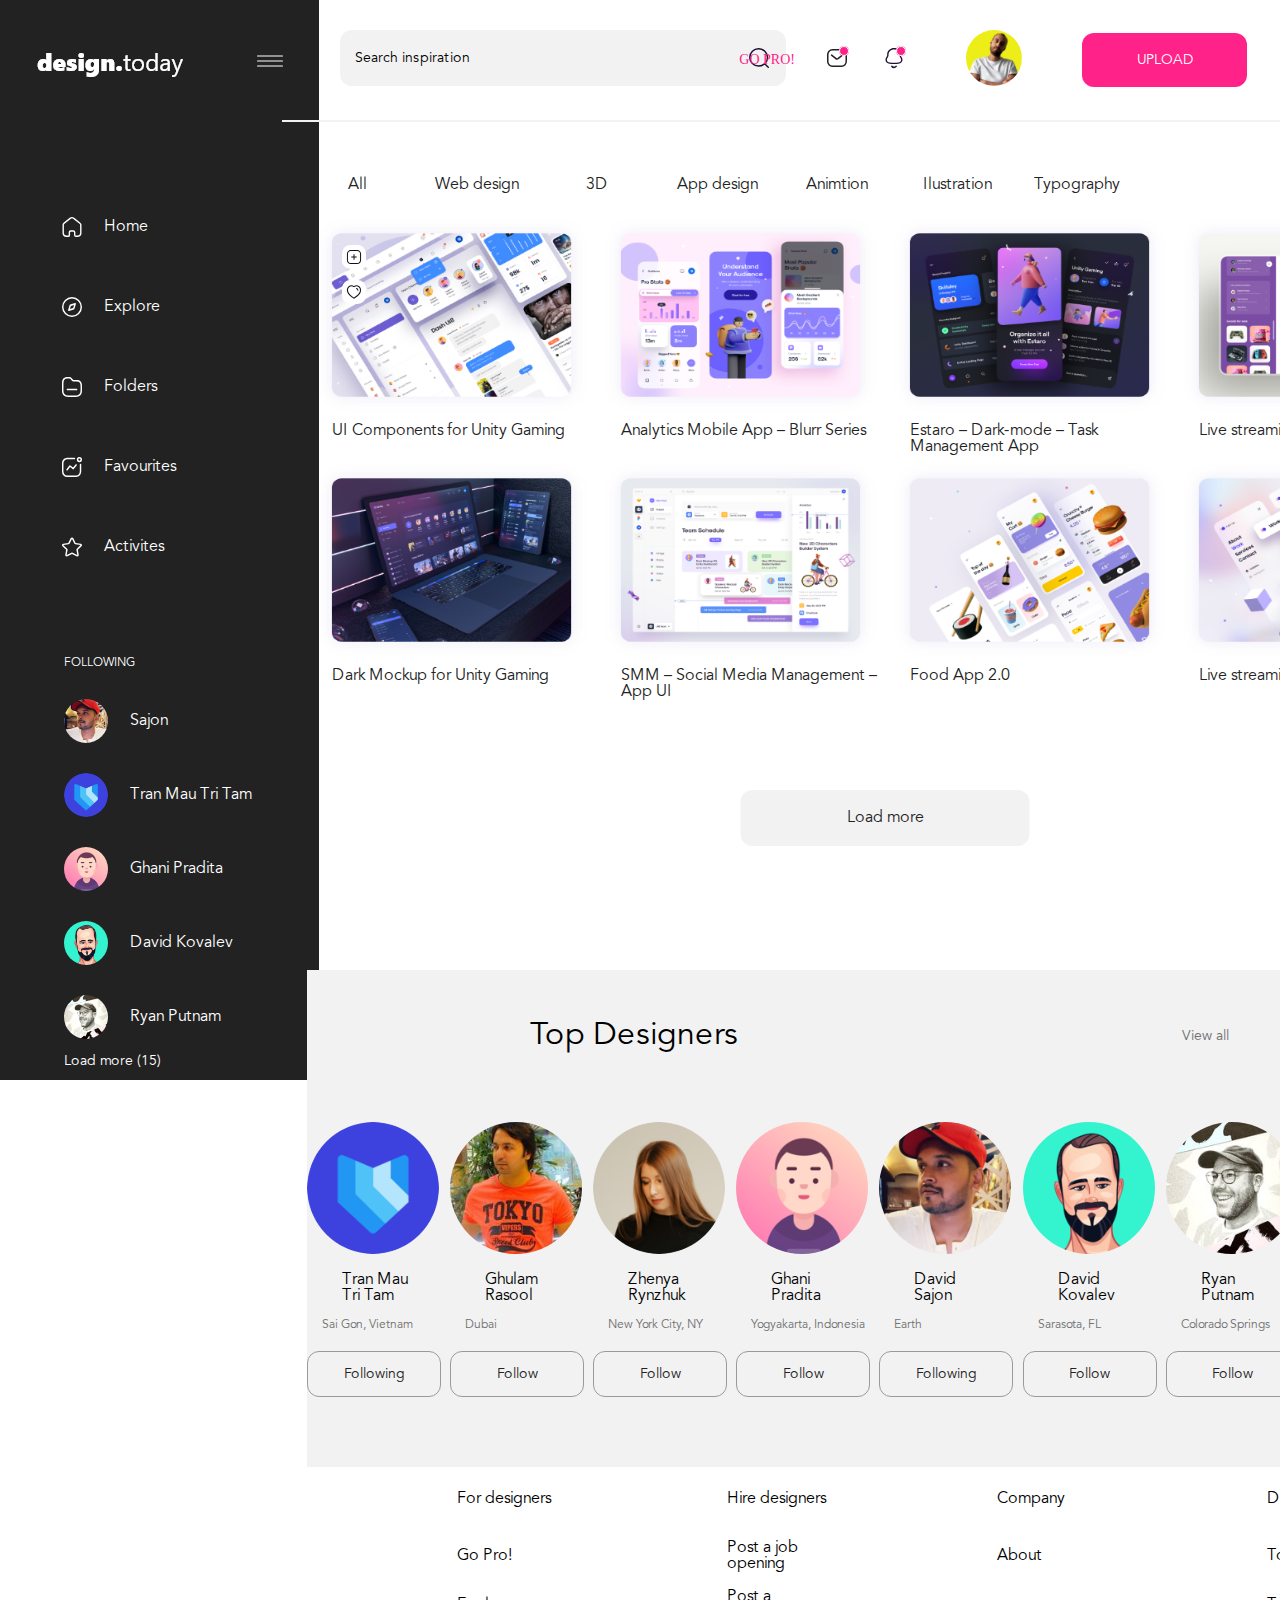
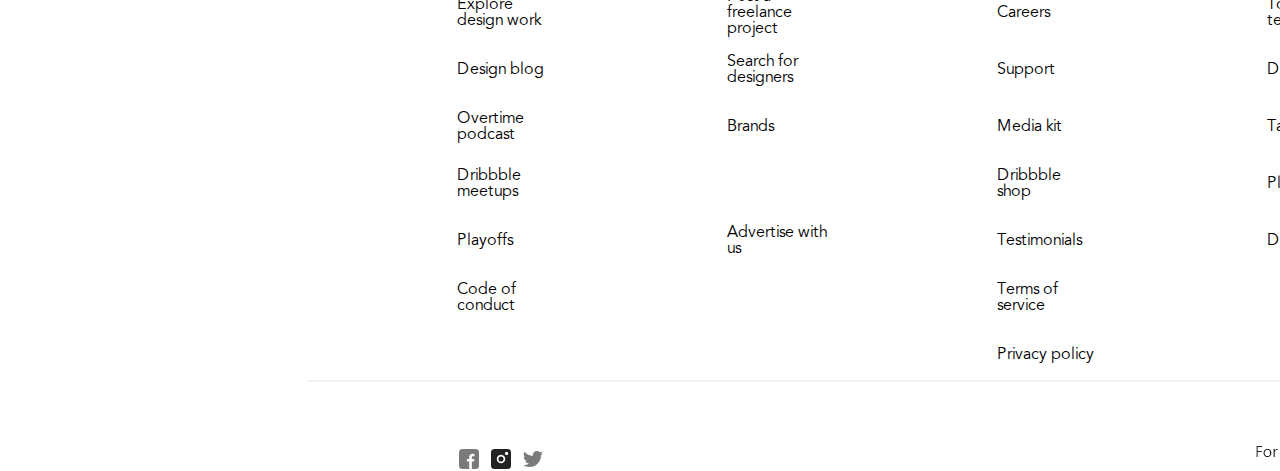
<file: index.html>
<!DOCTYPE html>
<html lang="en">
<head>
    <meta charset="UTF-8">
    <meta http-equiv="X-UA-Compatible" content="IE=edge">
    <meta name="viewport" content="width=device-width, initial-scale=1.0">
    <title>Midterm</title>
    <link rel="stylesheet" href="font.css">
    <link rel="stylesheet" href="reset.css">
    <link rel="stylesheet" href="style.css">
    <link rel="stylesheet" href="page2.html">
</head>
<body>
  <div class="side_bar">
    <div class="top_phar">
        <img src="images/design.today.png" alt="image">
        <img src="images/Group 7.svg" alt="icon">
    </div>
    <div>
        <nav>
            <ul>
                <li class="list">
                    <img src="images/Component 5 – 2.svg" alt="icon">
                    <a href="#">Home</a>
                </li>
                <li class="list">
                    <img src="images/Component 3 – 2.svg" alt="icon">
                    <a href="#">Explore</a>
                </li>
                <li class="list">
                    <img src="images/Component 4 – 2.svg" alt="icon">
                    <a href="#">Folders</a>
                </li>
                <li class="list">
                    <img src="images/Component 1 – 2.svg" alt="icon">
                    <a href="#">Favourites</a>
                </li>
                <li class="list">
                    <img src="images/Component 8 – 2.svg" alt="icon">
                    <a href="#">Activites</a>
                </li>
            </ul>
        </nav>
    </div>
    <section class="sect_li">
        <p>FOLLOWING</p>
        <ul class="followers">
            <li >
                <img src="images/Rectangle 40.png" alt="image">
                <a href="#">Sajon</a>
            </li>
        </ul>
        <ul class="followers">
            <li >
                <img src="images/Rectangle 41.png" alt="image">
                <a href="#">Tran Mau Tri Tam </a>
            </li>
        </ul>
        <ul class="followers">
            <li >
                <img src="images/Rectangle 42.png" alt="image">
                <a href="#">Ghani Pradita</a>
            </li>
        </ul>
        <ul class="followers">
            <li >
                <img src="images/Rectangle 43.png" alt="image">
                <a href="#">David Kovalev</a>
            </li>
        </ul>
        <ul class="followers">
            <li >
                <img src="images/Rectangle 44.png" alt="image">
                <a href="#">Ryan Putnam</a>
            </li>
        </ul>
        <b>Load more (15)</b>
    </section>
  </div> 
  <header>
    <nav>
        <div class="box">
            <p>Search inspiration</p>
             <img src="images/Component 9 – 2.svg" alt="icon">
         </div>
        <div class="top_menu">
            <a href="#">GO PRO!</a>
            <a href="#">
            <img src="images/Group 78.svg" alt="icon">
            <img src="images/Group 79.svg" alt="icon">
            </a>
            <a href="page2.html" target="newblank">
                <img src="images/Group 33.png" alt="image">
            </a>
            <a href="#"><b>UPLOAD</b></a>
        </div>
    </nav>
  </header> 
  <div class="line"></div>
    <div class="container">
        <nav>
            <ul>
                <li>
                    <a href="#">All</a>
                </li>
                <li>
                    <a href="#">Web design</a>
                </li>
                <li>
                    <a href="#">3D</a>
                </li>
                <li>
                    <a href="#">App design</a>
                </li>
                <li>
                    <a href="#">Animtion</a>
                </li>
                <li>
                    <a href="#">Ilustration</a>
                </li>
                <li>
                    <a href="#">Typography</a>
                </li>
            </ul>
            <div>
                <li class="mini_box">
                <a href="#">
                    <img src="images/Group 18.svg" alt="icon"> 
                    FILTER
                </a> 
            </li>
            </div>
        </nav>
        <div class="boxes">
            <article class="span-clas">
                <a class="img-rel"  href="#">
                    <img class="all_img" src="images/Rectangle 1.png" alt="images">
                    <img class="abs" src="images/Group 100.svg" alt="icon">
                    <img class="abbs" src="images/Group 81.svg" alt="icon">
                    <p class="about-img">UI Components for Unity Gaming</p>
                </a>
            </article>
            <article class="span-clas">
                <a class="img-rel"  href="#">
                    <img class="all_img" src="images/Rectangle 2.png" alt="images">
                    <p class="about-img">Analytics Mobile App – Blurr Series</p>
                </a>
            </article>
            <article class="span-clas">
                <a class="img-rel"  href="#">
                    <img class="all_img" src="images/Rectangle 3.png" alt="images">
                    <p class="about-img">Estaro – Dark-mode – Task Management App</p>
                </a>
            </article>
            <article class="span-clas">
                <a class="img-rel"  href="#">
                    <img class="all_img" src="images/Rectangle 4.png" alt="images">
                    <p class="about-img">Live streaming application for gamers.</p>
                </a>
            </article>
        </div>
        <div class="boxes">
            <span class="span-clas">
                <a class="img-rel"  href="#">
                    <img class="all_img" src="images/Rectangle 5.png" alt="images">
                    <p class="about-img">Dark Mockup for Unity Gaming</p>
                </a>
            </span>
            <article class="span-clas">
                <a class="img-rel"  href="#">
                    <img class="all_img" src="images/Rectangle 6.png" alt="images">
                    <p class="about-img">SMM – Social Media Management – App UI</p>
                </a>
            </article>
            <article class="span-clas">
                <a class="img-rel"  href="#">
                    <img class="all_img" src="images/Rectangle 7.png" alt="images">
                    <p class="about-img">Food App 2.0 </p>
                </a>
            </article>
            <article class="span-clas">
                <a class="img-rel"  href="#">
                    <img class="all_img" src="images/Rectangle 8.png" alt="images">
                    <p class="about-img">Live streaming application for gamers.</p>
                </a>
            </article>
        </div>
        <span class="L-more">
            <a href="#"> Load more</a>
        </span>
        <section class="middle_sect">   
            <div class="foll">
                <h4>Top Designers</h4>
                <p>View all</p>
            </div>
            <section class="people">
                    <div class="column">
                        <img src="images/Rectangle 65.png" alt="person_img">
                        <h5>Tran Mau 
                            Tri Tam
                        </h5>
                        <p>Sai Gon, Vietnam</p>
                        <a href="#">Following</a>
                    </div> 
                    <div class="column">
                        <img src="images/Rectangle 69.png" alt="person_img">
                        <h5>Ghulam
                            Rasool
                        </h5>
                        <p>Dubai</p>
                        <a href="#">Follow</a>
                    </div> 
                    <div class="column">
                        <img src="images/Rectangle 66.png" alt="person_img">
                        <h5>Zhenya
                            Rynzhuk
                        </h5>
                        <p>New York City, NY</p>
                        <a href="#">Follow</a>
                    </div> 
                    <div class="column">
                        <img src="images/Rectangle 70.png" alt="person_img">
                        <h5>Ghani
                            Pradita
                        </h5>
                        <p>Yogyakarta, Indonesia</p>
                        <a href="#">Follow</a>
                    </div> 
                    <div class="column">
                        <img src="images/Rectangle 67.png" alt="person_img">
                        <h5>David
                            Sajon
                        </h5>
                        <p>Earth</p>
                        <a href="#">Following</a>
                    </div> 
                    <div class="column">
                        <img src="images/Rectangle 71.png" alt="person_img">
                        <h5>David
                            Kovalev
                        </h5>
                        <p>Sarasota, FL</p>
                        <a href="#">Follow</a>
                    </div> 
                    <div class="column">
                        <img src="images/Rectangle 68.png" alt="person_img">
                        <h5>Ryan
                            Putnam
                        </h5>
                        <p>Colorado Springs</p>
                        <a href="#">Follow</a>
                    </div> 
                    <div class="column">
                        <img src="images/Rectangle 72.png" alt="person_img">
                        <h5>Dmitry
                            Lauretsky
                        </h5>
                        <p>Omsk, Russia</p>
                        <a href="#">Follow</a>
                    </div> 
            </section>
        </section>
    <footer class="footer">
        <div>
            <ul>
                <li>
                    For designers
                </li>
                <li>
                    Hire designers
                </li>
                <li>
                    Company
                </li>
                <li>
                    Directories
                </li>
            </ul>
        </div>
        <div>
            <ul>
                <li>
                    Go Pro!
                </li>
                <li>
                    Post a job opening
                </li>
                <li>
                    About
                </li>
                <li>
                    Top designers
                </li>
            </ul>
        </div>
        <div>
            <ul>
                <li>
                    Explore design work
                </li>
                <li>
                    Post a freelance project
                </li>
                <li>
                    Careers
                </li>
                <li>
                    Top design teams
                </li>
            </ul>
        </div>
        <div>
            <ul>
                <li>
                    Design blog
                </li>
                <li>
                    Search for designers
                </li>
                <li>
                    Support
                </li>
                <li>
                    Design jobs
                </li>
            </ul>
        </div>
        <div>
            <ul>
                <li>
                    Overtime podcast
                </li>
                <li>
                    Brands
                </li>
                <li>
                    Media kit
                </li>
                <li>
                    Tags
                </li>
            </ul>
        </div>
        <div>
            <ul>
                <li>
                    Dribbble meetups
                </li>
                <li>
                    <noframes></noframes>
                </li>
                <li>
                    Dribbble shop
                </li>
                <li>
                    Places
                </li>
            </ul>
        </div>
        <div>
            <ul>
                <li>
                    Playoffs
                </li>
                <li>
                    Advertise with us
                </li>
                <li>
                    Testimonials
                </li>
                <li>
                    Design assets
                </li>
            </ul>
        </div>
        <div>
            <ul>
                <li>
                    Code of conduct
                </li>
                <li>
                    <noframes></noframes>
                </li>
                <li>
                    Terms of service
                </li>
                <li>
                    <noframes></noframes>
                </li>
            </ul>
        </div>
        <div>
            <ul>
                <li>
                    <noframes></noframes>
                </li>
                <li>
                    <noframes></noframes>
                </li>
                <li>
                    Privacy policy
                </li>
                <li>
                    <noframes></noframes>
                </li>
            </ul>
        </div>
        <div class="liner"></div>
        <div class="divv">
            <ul>
                <li class="bottom_list">  
                    <a href="https://www.facebook.com/"><img src="images/Component 12 – 2.svg" alt="icon"></a>  
                    <a href="https://www.instagram.com/"><img class="middle_img" src="images/Layer 2.svg" alt="icon"></a>  
                    <a href="https://twitter.com/?lang=en"><img src="images/Component 14 – 2.svg" alt="icon"></a> 
                </li>
                
            </ul>
            <span>
                <a href=""><img src="images/For Smartacademy.png" alt="icon"></a> 

            </span>
        
        </div>

</footer>

</body>
</html>
</file>
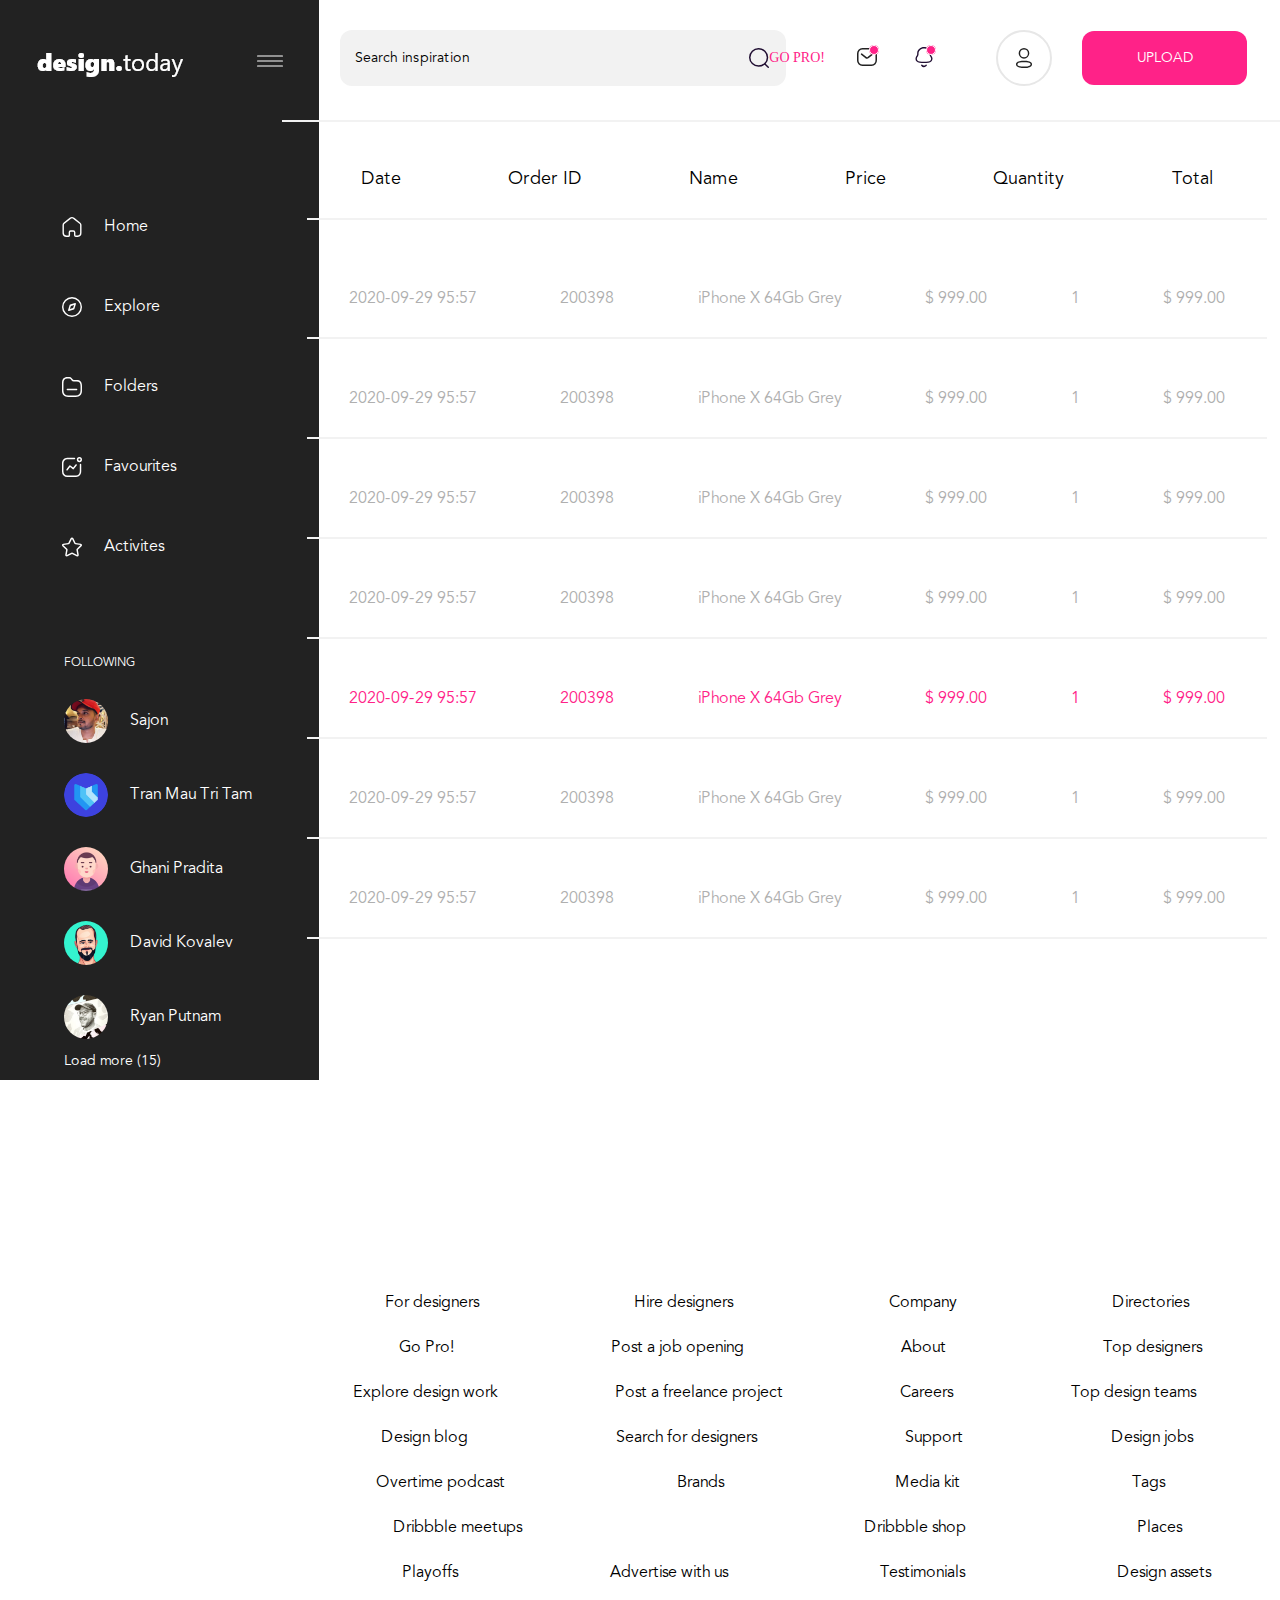
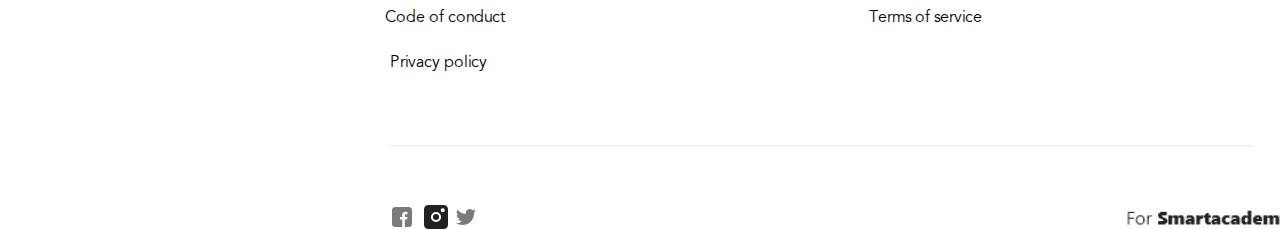
<file: page2.html>
<!DOCTYPE html>
<html lang="en">
<head>
    <meta charset="UTF-8">
    <meta http-equiv="X-UA-Compatible" content="IE=edge">
    <meta name="viewport" content="width=device-width, initial-scale=1.0">
    <title>Midterm_-_-</title>
    <link rel="stylesheet" href="style.css">
    <link rel="stylesheet" href="reset.css">
    <link rel="stylesheet" href="font.css">
</head>
<body>
    <div class="side_bar">
        <div class="top_phar">
            <img src="images/design.today.png" alt="image">
            <img src="images/Group 7.svg" alt="icon">
        </div>
        <div>
            <nav>
                <ul>
                    <li class="list">
                        <img src="images/Component 5 – 2.svg" alt="icon">
                        <a href="#">Home</a>
                    </li>
                    <li class="list">
                        <img src="images/Component 3 – 2.svg" alt="icon">
                        <a href="#">Explore</a>
                    </li>
                    <li class="list">
                        <img src="images/Component 4 – 2.svg" alt="icon">
                        <a href="#">Folders</a>
                    </li>
                    <li class="list">
                        <img src="images/Component 1 – 2.svg" alt="icon">
                        <a href="#">Favourites</a>
                    </li>
                    <li class="list">
                        <img src="images/Component 8 – 2.svg" alt="icon">
                        <a href="#">Activites</a>
                    </li>
                </ul>
            </nav>
        </div>
        <section class="sect_li">
            <p>FOLLOWING</p>
            <ul class="followers">
                <li >
                    <img src="images/Rectangle 40.png" alt="image">
                    <a href="#">Sajon</a>
                </li>
            </ul>
            <ul class="followers">
                <li >
                    <img src="images/Rectangle 41.png" alt="image">
                    <a href="#">Tran Mau Tri Tam </a>
                </li>
            </ul>
            <ul class="followers">
                <li >
                    <img src="images/Rectangle 42.png" alt="image">
                    <a href="#">Ghani Pradita</a>
                </li>
            </ul>
            <ul class="followers">
                <li >
                    <img src="images/Rectangle 43.png" alt="image">
                    <a href="#">David Kovalev</a>
                </li>
            </ul>
            <ul class="followers">
                <li >
                    <img src="images/Rectangle 44.png" alt="image">
                    <a href="#">Ryan Putnam</a>
                </li>
            </ul>
            <b>Load more (15)</b>
        </section>
      </div> 
      <header>
        <nav>
            <div class="box">
                <p>Search inspiration</p>
                 <img src="images/Component 9 – 2.svg" alt="icon">
             </div>
            <div class="top_menu">
                <a href="#">GO PRO!</a>
                <a href="#">
                <img src="images/Group 78.svg" alt="icon">
                <img src="images/Group 79.svg" alt="icon">
                </a>
                <img src="images/Group 80.svg" alt="icon">
                <a href="#"><b>UPLOAD</b></a>
            </div>
        </nav>
      </header> 
      <div class="line"></div>
      <div class="sale">
        <ul>
            <li>
                <a href="#">Date</a>
            </li>
            <li>
                <a href="#">Order ID</a>
            </li>
            <li>
                <a href="#">Name</a>
            </li>
            <li>
                <a href="#">Price</a>
            </li>
            <li>
                <a href="#">Quantity</a>
            </li>
            <li>
                <a href="#">Total</a>
            </li>
        </ul>
      </div>
      <div class="second">
        <ul>
            <li>
                <a href="#">2020-09-29 95:57</a>
            </li>
            <li>
                <a href="#">200398</a>
            </li>
            <li>
                <a href="#">iPhone X 64Gb Grey</a>
            </li>
            <li>
                <a href="#">$ 999.00</a>
            </li>
            <li>
                <a href="#">1</a>
            </li>
            <li>
                <a href="#">$ 999.00</a>
            </li>
        </ul>
      </div>
      <div class="third">
        <ul>
            <li>
                <a href="#">2020-09-29 95:57</a>
            </li>
            <li>
                <a href="#">200398</a>
            </li>
            <li>
                <a href="#">iPhone X 64Gb Grey</a>
            </li>
            <li>
                <a href="#">$ 999.00</a>
            </li>
            <li>
                <a href="#">1</a>
            </li>
            <li>
                <a href="#">$ 999.00</a>
            </li>
        </ul>
      </div>
      <div class="fourth">
        <ul>
            <li>
                <a href="#">2020-09-29 95:57</a>
            </li>
            <li>
                <a href="#">200398</a>
            </li>
            <li>
                <a href="#">iPhone X 64Gb Grey</a>
            </li>
            <li>
                <a href="#">$ 999.00</a>
            </li>
            <li>
                <a href="#">1</a>
            </li>
            <li>
                <a href="#">$ 999.00</a>
            </li>
        </ul>
      </div>
      <div class="fifth">
        <ul>
            <li>
                <a href="#">2020-09-29 95:57</a>
            </li>
            <li>
                <a href="#">200398</a>
            </li>
            <li>
                <a href="#">iPhone X 64Gb Grey</a>
            </li>
            <li>
                <a href="#">$ 999.00</a>
            </li>
            <li>
                <a href="#">1</a>
            </li>
            <li>
                <a href="#">$ 999.00</a>
            </li>
        </ul>
      </div>
      <div class="sixth">
        <ul>
            <li>
                <a href="#">2020-09-29 95:57</a>
            </li>
            <li>
                <a href="#">200398</a>
            </li>
            <li>
                <a href="#">iPhone X 64Gb Grey</a>
            </li>
            <li>
                <a href="#">$ 999.00</a>
            </li>
            <li>
                <a href="#">1</a>
            </li>
            <li>
                <a href="#">$ 999.00</a>
            </li>
        </ul>
      </div>
      <div class="eighth">
        <ul>
            <li>
                <a href="#">2020-09-29 95:57</a>
            </li>
            <li>
                <a href="#">200398</a>
            </li>
            <li>
                <a href="#">iPhone X 64Gb Grey</a>
            </li>
            <li>
                <a href="#">$ 999.00</a>
            </li>
            <li>
                <a href="#">1</a>
            </li>
            <li>
                <a href="#">$ 999.00</a>
            </li>
        </ul>
      </div>
      <div class="ninth">
        <ul>
            <li>
                <a href="#">2020-09-29 95:57</a>
            </li>
            <li>
                <a href="#">200398</a>
            </li>
            <li>
                <a href="#">iPhone X 64Gb Grey</a>
            </li>
            <li>
                <a href="#">$ 999.00</a>
            </li>
            <li>
                <a href="#">1</a>
            </li>
            <li>
                <a href="#">$ 999.00</a>
            </li>
        </ul>
      </div>
      <footer>
        <div class="one">
            <ul>
                <li>
                    For designers
                </li>
                <li>
                    Hire designers
                </li>
                <li>
                    Company
                </li>
                <li>
                    Directories
                </li>
            </ul>
        </div>
        <div class="two">
            <ul>
                <li>
                    Go Pro!
                </li>
                <li>
                    Post a job opening
                </li>
                <li>
                    About
                </li>
                <li>
                    Top designers
                </li>
            </ul>
        </div>
        <div class="three">
            <ul>
                <li>
                    Explore design work
                </li>
                <li>
                    Post a freelance project
                </li>
                <li>
                    Careers
                </li>
                <li>
                    Top design teams
                </li>
            </ul>
        </div>
        <div class="four">
            <ul>
                <li>
                    Design blog
                </li>
                <li>
                    Search for designers
                </li>
                <li>
                    Support
                </li>
                <li>
                    Design jobs
                </li>
            </ul>
        </div>
        <div class="five">
            <ul>
                <li>
                    Overtime podcast
                </li>
                <li>
                    Brands
                </li>
                <li>
                    Media kit
                </li>
                <li>
                    Tags
                </li>
            </ul>
        </div>
        <div class="six">
            <ul>
                <li>
                    Dribbble meetups
                </li>
                <li>
                    <noframes></noframes>
                </li>
                <li>
                    Dribbble shop
                </li>
                <li>
                    Places
                </li>
            </ul>
        </div>
        <div class="seven">
            <ul>
                <li>
                    Playoffs
                </li>
                <li>
                    Advertise with us
                </li>
                <li>
                    Testimonials
                </li>
                <li>
                    Design assets
                </li>
            </ul>
        </div>
        <div class="eight">
            <ul>
                <li>
                    Code of conduct
                </li>
                <li>
                    <noframes></noframes>
                </li>
                <li>
                    Terms of service
                </li>
                <li>
                    <noframes></noframes>
                </li>
            </ul>
        </div>
        <div class="nine">
            <ul>
                <li>
                    <noframes></noframes>
                </li>
                <li>
                    <noframes></noframes>
                </li>
                <li>
                    Privacy policy
                </li>
                <li>
                    <noframes></noframes>
                </li>
            </ul>
        </div>
        <div class="ten">
        <div class="liner_sec">
            <ul>
                <li class="bottom_list">  
                    <a href="https://www.facebook.com/"><img src="images/Component 12 – 2.svg" alt="icon"></a>  
                    <a href="https://www.instagram.com/"><img class="middle_img" src="images/Layer 2.svg" alt="icon"></a>  
                    <a href="https://twitter.com/?lang=en"><img src="images/Component 14 – 2.svg" alt="icon"></a> 
                    <a class="smart" href=""><img src="images/For Smartacademy.png" alt="icon"></a> 
                </li>
            </ul>
            
        </div>
        
        </div>
       </footer>
</body>
</html>
</file>
<file: font.css>
@font-face {
    font-family: 'Avenir LT Std';
    src: url('./fonts/AvenirLTStd-Book.eot');
    src: url('./fonts/AvenirLTStd-Book.eot?#iefix') format('embedded-opentype'),
        url('./fonts/AvenirLTStd-Book.woff2') format('woff2'),
        url('./fonts/AvenirLTStd-Book.woff') format('woff'),
        url('./fonts/AvenirLTStd-Book.ttf') format('truetype'),
        url('./fonts/AvenirLTStd-Book.svg#AvenirLTStd-Book') format('svg');
    font-weight: normal;
    font-style: normal;
    font-display: swap;
}

@font-face {
    font-family: 'Avenir LT Std';
    src: url('./fonts/AvenirLTStd-Black.eot');
    src: url('./fonts/AvenirLTStd-Black.eot?#iefix') format('embedded-opentype'),
        url('./fonts/AvenirLTStd-Black.woff2') format('woff2'),
        url('./fonts/AvenirLTStd-Black.woff') format('woff'),
        url('./fonts/AvenirLTStd-Black.ttf') format('truetype'),
        url('./fonts/AvenirLTStd-Black.svg#AvenirLTStd-Black') format('svg');
    font-weight: 900;
    font-style: normal;
    font-display: swap;
}
</file>
<file: style.css>
body{
    overflow-x: hidden;
}
.side_bar{
    position: relative;
    max-width: 319px;
    height: 1080px;
    background-color: #222222;
}
.top_phar{
    color: white;
    display: flex;
    justify-content: space-around;
    padding-top: 45px;
    padding-bottom: 100px;
    font-size: 24px;
    font-family: 'Avenir LT Std';
    font-weight: bold;
}
.list a{
    font-size: 16px;
    font-family: 'Avenir LT Std';
    color: white;
    margin-left: 20px;
}
.list{
    display: flex;
    align-items: center;
    height: 60px;
    width: 260px;
    border-radius: 12px;
    margin-left: 30px;
    box-sizing: border-box;
    padding-left: 30px;
    transition: 0.5s;
    margin-top: 20px;
}
.list:hover{
    background-color: #FF2288;
}
.sect_li{
    font-size: 12px;
    font-family: 'Avenir LT Std';
    color: white;
    margin-left: 64px;
    margin-top: 80px;
    margin-bottom: 30px;
}
.followers{
    margin-top: 30px;
    margin-bottom: 15px;
}
.followers li{
    display: flex;
    align-items: center;
}
.followers a{
    margin-left: 22px;
    font-size: 16px;
    font-family: 'Avenir LT Std';
    color: white;
}
.sect_li b{
    font-size: 14px;
}
.box{
    display: flex;
    background-color: #F2F2F2;
    width: 446px;
    height: 56px;
    border-radius: 12px;
    justify-content: space-between;
    align-items: center;
    font-size: 14px;
    position: absolute;
    top: 30px;
    left: 340px;
    box-sizing: border-box;
    padding-left: 15px;
    padding-right: 15px;
    transition: 0.5s;

    
}
.box:hover{
    background-color: #9c9999;

}
.box p{
    font-family: 'Avenir LT Std';
    font-size: 14px;
}
.top_menu{
    display: flex;
    position: absolute;
    top: 30px;
    right: 0.2%;
    align-items: center;
}
.top_menu a{
    color: #FF2288;
    font-size: 14px;
    margin-right: 30px;
    
}
.top_menu img{
    margin-right: 30px;
}
.top_menu b{
    background-color: #FF2288;
    display: flex;
    justify-content: center;
    text-align: center;
    width: 125px;
    padding: 20px;
    border-radius: 12px;
    color: white;
    font-family: 'Avenir LT Std';
    font-size: 14px;
    transition: 0.5s;
    
}
.top_menu b:hover{
    background-color:rgb(248, 17, 17);
}
.line{
    display: flex;
    background-color: #F2F2F2;
    width: 1131px;
    height: 1.5px;
    position: absolute;
    top: 120px;
    left: 22%;
    padding-left: 15px;
    padding-right: 15px;
}
.container{
    position: absolute;
    max-width: 1231px;
    margin: 40px auto;
    align-items: center;
    flex-wrap: wrap;
    top: 120px; 
    left: 24%;
}
.container ul{
    display: flex;
    font-family: 'Avenir LT Std';
    font-size: 16px;
}
.container li{
    display: flex;
    align-items: center;
    height: 50px;
    width: 100px;
    border-radius: 12px;
    box-sizing: border-box;
    transition: 0.2s;
    vertical-align: middle;
    justify-content: center;
    margin-right: 20px;

}
.container li:hover{
    background-color: #F2F2F2;

}
.mini_box{
    border: solid 2px #F2F2F2;
    text-align: center;
    padding: 20px;
    color: white;
    font-family: 'Avenir LT Std';
    font-size: 14px;
}
nav{
    display: flex;
    justify-content: space-between;
}
.container a{
    color: #222222;

}
.mini_box a{
    display: flex;
    align-items: center;
    justify-content: space-between;
    font-size: 16px;
    font-family: 'Avenir LT Std';
    color: #222222;
}
.mini_box img{
    padding-right: 10px;
}
.boxes{
    display: flex;
}
.img-rel{
    position: relative;
}
.abs{
    position: absolute;
    left: 35px;
    margin-top: 35px;
    width: 24px;
    height: 24px;
}
.abbs{
    position: absolute;
    left: 35px;
    margin-top: 70px;
    width: 24px;
    height: 24px;
}
.about-img{
    position: relative;
    left: 25px;
    width: 270px;
    font-size: 16px;
    font-family: 'Avenir LT Std';

}
.all_img{
    width: 289px;
    height: 210px;
}
.L-more{
    position: absolute;
    background-color: #F2F2F2;
    left: 50%;
    transform: translateX(-50%);
    margin-top: 90px;
    width: 289px;
    height: 56px;
    border-radius: 12px;
    font-size: 16px;
    font-family: 'Avenir LT Std';
    transition: 0.5s;
    vertical-align: middle;
    justify-content: center;
    display: flex;
    align-items: center;
}
.L-more:hover{
    background-color: #9c9999;

}
.middle_sect{
    background-color: #F2F2F2;
    margin-top: 270px;
    width: 99%;
}
.middle_sect .foll{
    display: flex;
    justify-content: space-around;
    align-items: center;
}
.middle_sect h4{
    font-size: 32px;
    font-family: 'Avenir LT Std';
    padding-top: 50px;
}
.middle_sect p{
    font-size: 14px;
    color: #707070;
    font-family: 'Avenir LT Std';
    padding-top: 50px;
}
.people{
    display: flex;
}

.column{
    width: 100%;
    padding-top: 70px;
    padding-bottom: 70px;

}
.column h5{
    width: 70px;
    padding-left: 35px;
    padding-top: 15px;
    font-size: 16px;
    font-family: 'Avenir LT Std';
}
.column p{
    padding-left: 15px;
    padding-top: 15px;
    font-size: 12px;
    font-family: 'Avenir LT Std';
}
.column a{
    border: solid 1px #9c9999;
    width: 132px;
    height: 44px;
    border-radius: 12px;
    font-size: 14px;
    font-family: 'Avenir LT Std';
    transition: 0.5s;
    justify-content: center;
    display: flex;
    align-items: center;
    margin-top: 20px;
}
.column a:hover{
    background-color: #9c9999;
}
.footer li{
    margin-left: 150px;
    display: flex;
    justify-content: start;
    flex-wrap: wrap;
    margin-top: 7px;
    
}
.liner{
    background-color: #F2F2F2;
    width: 99%;
    height: 1.5px;
    position: absolute;
    
}
.bottom_list a{
    color: red;
    margin-top: 60px;
    vertical-align: middle;
    display: flex;
}
.middle_img{
    padding-left: 10px;
    padding-right: 10px;
}
.divv{
    display: flex;
    justify-content: space-between;
}
.divv span{
    color: red;
    margin-top: 60px;
    vertical-align: middle;
    display: flex;
    width: 18%;
}
.sale ul{
    position: absolute;
    display: flex;
    justify-content: space-around;
    width: 75%;
    margin: 40px auto;
    flex-wrap: wrap;
    top: 100px; 
    left: 24%;
    border-bottom: solid 2px #F2F2F2;
    padding-bottom: 30px;
    padding-top: 30px;

}
.sale a{
    color: black;
    font-size: 18px;
    font-family: 'Avenir LT Std';

}
.second ul{
    position: absolute;
    display: flex;
    justify-content: space-around;
    width: 75%;
    margin: 40px auto;
    flex-wrap: wrap;
    top: 220px; 
    left: 24%;
    border-bottom: solid 2px #F2F2F2;
    padding-bottom: 30px;
    padding-top: 30px;

}
.second a{
    color: #AFAFAF;
    font-size: 16px;
    font-family: 'Avenir LT Std';
}
.second ul:hover{
    background-color:#F2F2F2;
    border-radius: 12px;
}
.third ul{
    position: absolute;
    display: flex;
    justify-content: space-around;
    width: 75%;
    margin: 40px auto;
    flex-wrap: wrap;
    top: 320px; 
    left: 24%;
    border-bottom: solid 2px #F2F2F2;
    padding-bottom: 30px;
    padding-top: 30px;

}
.third a{
    color: #AFAFAF;
    font-size: 16px;
    font-family: 'Avenir LT Std';
}
.third ul:hover{
    background-color:#F2F2F2;
    border-radius: 12px;
}
.fourth ul{
    position: absolute;
    display: flex;
    justify-content: space-around;
    width: 75%;
    margin: 40px auto;
    flex-wrap: wrap;
    top: 420px; 
    left: 24%;
    border-bottom: solid 2px #F2F2F2;
    padding-bottom: 30px;
    padding-top: 30px;

}
.fourth a{
    color: #AFAFAF;
    font-size: 16px;
    font-family: 'Avenir LT Std';
}
.fourth ul:hover{
    background-color:#F2F2F2;
    border-radius: 12px;
}
.fifth ul{
    position: absolute;
    display: flex;
    justify-content: space-around;
    width: 75%;
    margin: 40px auto;
    flex-wrap: wrap;
    top: 520px; 
    left: 24%;
    border-bottom: solid 2px #F2F2F2;
    padding-bottom: 30px;
    padding-top: 30px;

}
.fifth a{
    color: #AFAFAF;
    font-size: 16px;
    font-family: 'Avenir LT Std';
}
.fifth ul:hover{
    background-color:#F2F2F2;
    border-radius: 12px;
}
.sixth ul{
    position: absolute;
    display: flex;
    justify-content: space-around;
    width: 75%;
    margin: 40px auto;
    flex-wrap: wrap;
    top: 620px; 
    left: 24%;
    border-bottom: solid 2px #F2F2F2;
    padding-bottom: 30px;
    padding-top: 30px;

}
.sixth a{
    color: #FF2288;
    font-size: 16px;
    font-family: 'Avenir LT Std';
}
.sixth ul:hover{
    background-color:#F2F2F2;
    border-radius: 12px;
}
.eighth ul{
    position: absolute;
    display: flex;
    justify-content: space-around;
    width: 75%;
    margin: 40px auto;
    flex-wrap: wrap;
    top: 720px; 
    left: 24%;
    border-bottom: solid 2px #F2F2F2;
    padding-bottom: 30px;
    padding-top: 30px;
    padding-top: 30px;

}
.eighth  a{
    color: #AFAFAF;
    font-size: 16px;
    font-family: 'Avenir LT Std';
}
.eighth ul:hover{
    background-color:#F2F2F2;
    border-radius: 12px;
}
.ninth ul{
    position: absolute;
    display: flex;
    justify-content: space-around;
    width: 75%;
    margin: 40px auto;
    flex-wrap: wrap;
    top: 820px; 
    left: 24%;
    border-bottom: solid 2px #F2F2F2;
    padding-bottom: 30px;
    padding-top: 30px;
}
.ninth a{
    color: #AFAFAF;
    font-size: 16px;
    font-family: 'Avenir LT Std';
}
.ninth ul:hover{
    background-color:#F2F2F2;
    border-radius: 12px;
}
.one ul{
    position: absolute;
    display: flex;
    justify-content: space-around;
    width: 75%;
    margin: 40px auto;
    flex-wrap: wrap;
    top: 135%; 
    left: 24%;
    padding-bottom: 40px;
    padding-top: 40px;
    font-family: 'Avenir LT Std';
    font-size: 16px;
}
.two ul{
    position: absolute;
    display: flex;
    justify-content: space-around;
    width: 75%;
    margin: 40px auto;
    flex-wrap: wrap;
    top: 140%; 
    left: 25%;
    padding-bottom: 40px;
    padding-top: 40px;
    font-family: 'Avenir LT Std';
    font-size: 16px;
}
.three ul{
    position: absolute;
    display: flex;
    justify-content: space-around;
    width: 75%;
    margin: 40px auto;
    flex-wrap: wrap;
    top: 145%; 
    left: 23%;
    padding-bottom: 40px;
    padding-top: 40px;
    font-family: 'Avenir LT Std';
    font-size: 16px; 
}
.four ul{
    position: absolute;
    display: flex;
    justify-content: space-around;
    width: 75%;
    margin: 40px auto;
    flex-wrap: wrap;
    top: 150%; 
    left: 24%;
    padding-bottom: 40px;
    padding-top: 40px;
    font-family: 'Avenir LT Std';
    font-size: 16px; 
}
.five ul{
    position: absolute;
    display: flex;
    justify-content: space-around;
    width: 75%;
    margin: 40px auto;
    flex-wrap: wrap;
    top: 155%; 
    left: 22.7%;
    padding-bottom: 40px;
    padding-top: 40px;
    font-family: 'Avenir LT Std';
    font-size: 16px; 
}
.six ul{
    position: absolute;
    display: flex;
    justify-content: space-around;
    width: 75%;
    margin: 40px auto;
    flex-wrap: wrap;
    top: 160%; 
    left: 24%;
    padding-bottom: 40px;
    padding-top: 40px;
    font-family: 'Avenir LT Std';
    font-size: 16px; 
}
.seven ul{
    position: absolute;
    display: flex;
    justify-content: space-around;
    width: 75%;
    margin: 40px auto;
    flex-wrap: wrap;
    top: 165%; 
    left: 25.5%;
    padding-bottom: 40px;
    padding-top: 40px;
    font-family: 'Avenir LT Std';
    font-size: 16px; 
}
.eight ul{
    position: absolute;
    display: flex;
    justify-content: space-around;
    width: 75%;
    margin: 40px auto;
    flex-wrap: wrap;
    top: 170%; 
    left: 23%;
    padding-bottom: 40px;
    padding-top: 40px;
    font-family: 'Avenir LT Std';
    font-size: 16px;
}
.nine ul{
    position: absolute;
    display: flex;
    justify-content: start;
    width: 75%;
    margin: 40px auto;
    flex-wrap: wrap;
    top: 175%; 
    left: 30.5%;
    padding-bottom: 40px;
    padding-top: 40px;
    font-family: 'Avenir LT Std';
    font-size: 16px;
}
.ten {
    position: absolute;
    display: flex;
    justify-content: start;
    width: 75%;
    margin: 40px auto;
    top: 185%; 
    left: 30.5%;
    padding-bottom: 40px;
    padding-top: 40px;
}
.liner_sec {
    background-color: #F2F2F2;
    width: 90%;
    height: 1.5px;
    position: absolute;  
}
.liner_sec li{
    display: flex;
}
.smart{
    padding-left: 75%;
}
</file>
